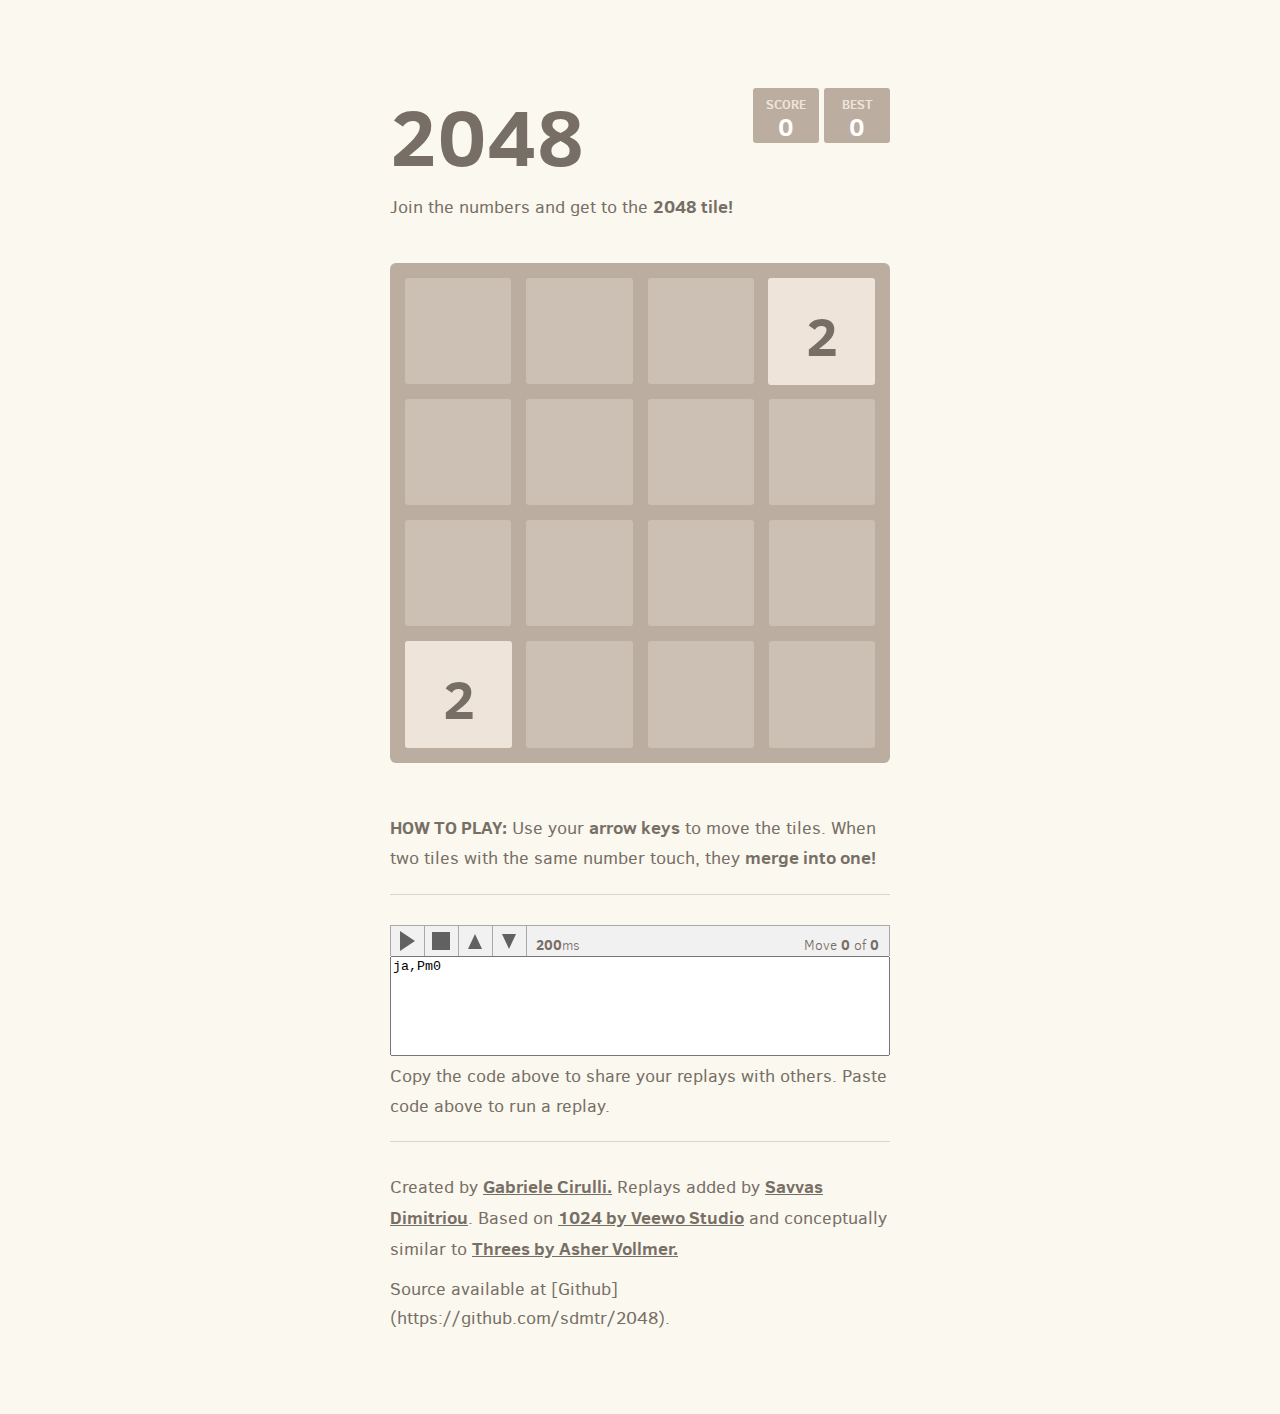
<file: 2048/index.html>
<!DOCTYPE html>
<html>
<head>
  <meta charset="utf-8">
  <title>2048</title>

  <link href="style/main.css" rel="stylesheet" type="text/css">
  <link rel="shortcut icon" href="favicon.ico">
  <link rel="apple-touch-icon" href="meta/apple-touch-icon.png">
  <meta name="apple-mobile-web-app-capable" content="yes">

  <meta name="HandheldFriendly" content="True">
  <meta name="MobileOptimized" content="320">
  <meta name="viewport" content="width=device-width, target-densitydpi=160dpi, initial-scale=1.0, maximum-scale=1, user-scalable=no, minimal-ui">
</head>
<body>
  <div class="container">
    <div class="heading">
      <h1 class="title">2048</h1>
      <div class="scores-container">
        <div class="score-container">0</div>
        <div class="best-container">0</div>
      </div>
    </div>
    <p class="game-intro">Join the numbers and get to the <strong>2048 tile!</strong></p>

    <div class="game-container">
      <div class="game-message">
        <p></p>
        <div class="lower">
          <a class="retry-button">Try again</a>
          <a class="replay-button">Replay</a>
        </div>
      </div>

      <div class="grid-container">
        <div class="grid-row">
          <div class="grid-cell"></div>
          <div class="grid-cell"></div>
          <div class="grid-cell"></div>
          <div class="grid-cell"></div>
        </div>
        <div class="grid-row">
          <div class="grid-cell"></div>
          <div class="grid-cell"></div>
          <div class="grid-cell"></div>
          <div class="grid-cell"></div>
        </div>
        <div class="grid-row">
          <div class="grid-cell"></div>
          <div class="grid-cell"></div>
          <div class="grid-cell"></div>
          <div class="grid-cell"></div>
        </div>
        <div class="grid-row">
          <div class="grid-cell"></div>
          <div class="grid-cell"></div>
          <div class="grid-cell"></div>
          <div class="grid-cell"></div>
        </div>
      </div>

      <div class="tile-container">

      </div>
    </div>

    <p class="game-explanation">
      <strong class="important">How to play:</strong> Use your <strong>arrow keys</strong> to move the tiles. When two tiles with the same number touch, they <strong>merge into one!</strong>
    </p>
    <hr>
    <div class="replay">
      <div class="controls untouchable clearfix">
        <div class="button play"><div></div></div>
        <div class="button pause"><div></div></div>
        <div class="button stop"><div></div></div>
        <div class="button faster"><div></div></div>
        <div class="button slower"><div></div></div>
        <div class="speed"><span>200</span>ms</div>
        <div class="count">Move <span class="current">0</span> of <span class="total">0</span></div>
      </div>
      <textarea></textarea>
      <p>Copy the code above to share your replays with others. Paste code above to run a replay.</p>
    </div>
    <hr>
    <p>
    Created by <a href="http://gabrielecirulli.com" target="_blank">Gabriele Cirulli.</a> Replays added by <a href="http://sdmtr.com" target="_blank">Savvas Dimitriou</a>. Based on <a href="https://itunes.apple.com/us/app/1024!/id823499224" target="_blank">1024 by Veewo Studio</a> and conceptually similar to <a href="http://asherv.com/threes/" target="_blank">Threes by Asher Vollmer.</a>
    </p>
    <p>
      Source available at [Github](https://github.com/sdmtr/2048).
    </p>
  </div>

  <script src="js/animframe_polyfill.js"></script>
  <script src="js/keyboard_input_manager.js"></script>
  <script src="js/html_actuator.js"></script>
  <script src="js/grid.js"></script>
  <script src="js/tile.js"></script>
  <script src="js/local_score_manager.js"></script>
  <script src="js/replay_manager.js"></script>
  <script src="js/game_manager.js"></script>
  <script src="js/application.js"></script>
</body>
</html>
</file>
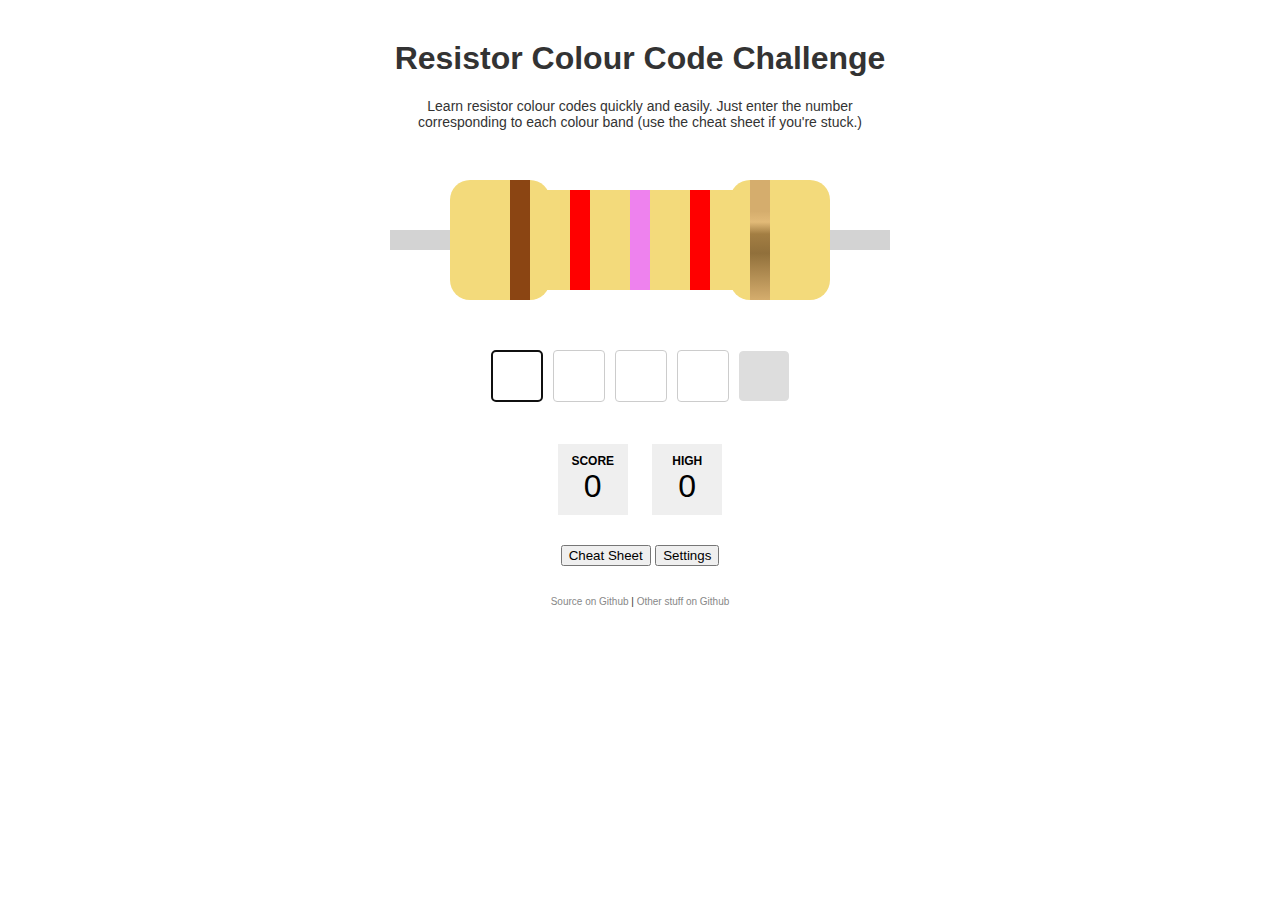
<file: rccc/index.html>
<!doctype html>

  <head>

    <meta name="viewport" content="width=device-width, initial-scale=0.7, maximum-scale=0.7, user-scalable=0"/>
    <meta charset="utf-8"/>

    <title>Resistor Colour Code Challenge</title>

    <style>
      * {
        transition: background-color .2s ease-in, border-color .2s ease-in;
      }

      body {
        text-align: center;
        margin-top: 40px;
        font-family: -apple-system,BlinkMacSystemFont,"Segoe UI",Roboto,Oxygen-Sans,Ubuntu,Cantarell,"Helvetica Neue",sans-serif;
      }

      input[type='number'] {
        -moz-appearance:textfield;
      }

      input::-webkit-outer-spin-button,
      input::-webkit-inner-spin-button {
        -webkit-appearance: none;
      }

      #resistor {
        margin: 0 auto;
        width: 340px;
        height: 100px;
        background-color: #f3da7b;
        position: relative;
      }

      #resistor::before {
        content: "";
        background-color: #f3da7b;
        height: 120px;
        width: 100px;
        float: left;
        border-radius: 20px;
        top: -10px;
        left: -20px;
        position: relative;
      }

      #resistor::after {
        content: "";
        background-color: #f3da7b;
        height: 120px;
        width: 100px;
        float: right;
        border-radius: 20px;
        top: -10px;
        right: -20px;
        position: relative;
      }

      #resistor .band {
        position: absolute;
        height: 100px;
        width: 20px;
        background-color: black;
        z-index: 999;
      }

      #resistor #band-1 {
        left: 40px;
        height: 120px;
        top: -10px;
      }

      #resistor #band-2 {
        left: 100px;
      }

      #resistor #band-3 {
        left: 160px;
      }

      #resistor #band-4 {
        left: 220px;
      }

      #resistor #band-5 {
        left: 280px;
        height: 120px;
        top: -10px;
        background-color: gold;
        background: linear-gradient(top, rgba(213,173,109,1) 0%, rgba(213,173,109,1) 26%, rgba(226,186,120,1) 35%, rgba(163,126,67,1) 45%, rgba(145,112,59,1) 61%, rgba(213,173,109,1) 100%);
        background: -webkit-linear-gradient(top, rgba(213,173,109,1) 0%, rgba(213,173,109,1) 26%, rgba(226,186,120,1) 35%, rgba(163,126,67,1) 45%, rgba(145,112,59,1) 61%, rgba(213,173,109,1) 100%);
        background: -moz-linear-gradient(top, rgba(213,173,109,1) 0%, rgba(213,173,109,1) 26%, rgba(226,186,120,1) 35%, rgba(163,126,67,1) 45%, rgba(145,112,59,1) 61%, rgba(213,173,109,1) 100%);
        background: -o-linear-gradient(top, rgba(213,173,109,1) 0%, rgba(213,173,109,1) 26%, rgba(226,186,120,1) 35%, rgba(163,126,67,1) 45%, rgba(145,112,59,1) 61%, rgba(213,173,109,1) 100%);
      }

      #resistor #legs {
        position: absolute;
        width: 500px;
        left: -80px;
        top: 40px;
        height: 20px;
        background-color: lightgrey;
        z-index: -1;
      }

      #resistor #value {
        position: absolute;
        width: 100%;
        z-index: 99999;
        font-size: 36px;
        top: 108px;
        display: none;
      }

      #resistor #value.correct {
        color: #25c125;
      }

      #resistor #value.incorrect {
        color: #e80606;
      }

      #answer {
        margin-top: 60px;
      }

      #answer .digit.correct {
        border-color: #25c125;
      }

      #answer .digit.incorrect {
        border-color: #e80606;
      }

      #answer .digit, #answer #result {
        border: 1px solid #ccc;
        width: 50px;
        height: 50px;
        border-radius: 4px;
        margin-right: 10px;
        padding: 0;
        text-align: center;
        font-size: 20px;
      }

      #answer #result {
        box-sizing: border-box;
        border: 1px solid #ddd;
        background-color: #ddd;
        display: inline-block;
        margin: 0;
        padding: 0;
        position: relative;
        top: -13px;
        font-family: "Times", "Times New Roman", "serif", "sans-serif", "EmojiSymbols"
      }

      #answer #result.incorrect {
        background-color: #e80606;
        border-color: #e80606;
      }

      #answer #result.correct {
        background-color: #25c125;
        border-color: #25c125;
      }

      #answer #result.correct::before {
        content: "✔";
        color: white;
        font-size: 25px;
        position: absolute;
        top: 9px;
        left: 14px;
      }

      #answer #result.incorrect::before {
        content: "✕";
        color: white;
        font-size: 25px;
        position: absolute;
        top: 9px;
        left: 14px;
      }

      #controls {
        margin-top: 30px;
      }

      #cheatsheet {
        margin-top: 30px;
        display: none;
      }

      #cheatsheet table {
        border: 1px solid #ccc;
        border-collapse: collapse;
        margin: 0 auto;
      }

      #cheatsheet table td {
        padding: 5px;
        text-align: center;
        border: 1px solid #333;
      }

      #cheatsheet table tbody tr td.irrelevant {
        background: repeating-linear-gradient(
          45deg,
          #ffcccc,
          #ffcccc 10px,
          #ffffff 10px,
          #ffffff 20px
        );
      }

      #cheatsheet table tbody tr:nth-child(1) {
        background-color: black;
        color: white;
      }

      #cheatsheet table tbody tr:nth-child(1) td {
        border-color: black;
      }

      #cheatsheet table tbody tr:nth-child(2) {
        background-color: saddlebrown;
        color: white;
      }

      #cheatsheet table tbody tr:nth-child(3) {
        background-color: red;
      }

      #cheatsheet table tbody tr:nth-child(4) {
        background-color: orange;
      }

      #cheatsheet table tbody tr:nth-child(5) {
        background-color: yellow;
      }

      #cheatsheet table tbody tr:nth-child(6) {
        background-color: green;
      }

      #cheatsheet table tbody tr:nth-child(7) {
        background-color: blue;
        color: white;
      }

      #cheatsheet table tbody tr:nth-child(8) {
        background-color: violet;
      }

      #cheatsheet table tbody tr:nth-child(9) {
        background-color: grey;
      }

      #cheatsheet table tbody tr:nth-child(11) {
        background-color: gold;
        background: linear-gradient(top, rgba(213,173,109,1) 0%, rgba(213,173,109,1) 26%, rgba(226,186,120,1) 35%, rgba(163,126,67,1) 45%, rgba(145,112,59,1) 61%, rgba(213,173,109,1) 100%);
        background: -webkit-linear-gradient(top, rgba(213,173,109,1) 0%, rgba(213,173,109,1) 26%, rgba(226,186,120,1) 35%, rgba(163,126,67,1) 45%, rgba(145,112,59,1) 61%, rgba(213,173,109,1) 100%);
        background: -moz-linear-gradient(top, rgba(213,173,109,1) 0%, rgba(213,173,109,1) 26%, rgba(226,186,120,1) 35%, rgba(163,126,67,1) 45%, rgba(145,112,59,1) 61%, rgba(213,173,109,1) 100%);
        background: -o-linear-gradient(top, rgba(213,173,109,1) 0%, rgba(213,173,109,1) 26%, rgba(226,186,120,1) 35%, rgba(163,126,67,1) 45%, rgba(145,112,59,1) 61%, rgba(213,173,109,1) 100%);
      }

      #cheatsheet table tbody tr:nth-child(12) {
        background-color: silver;
        background: linear-gradient(top, rgba(213,213,213,1) 0%, rgba(213,213,213,1) 26%, rgba(226,226,226,1) 35%, rgba(163,163,163,1) 45%, rgba(145,145,145,1) 61%, rgba(213,213,213,1) 100%);
        background: -webkit-linear-gradient(top, rgba(213,213,213,1) 0%, rgba(213,213,213,1) 26%, rgba(226,226,226,1) 35%, rgba(163,163,163,1) 45%, rgba(145,145,145,1) 61%, rgba(213,213,213,1) 100%);
        background: -moz-linear-gradient(top, rgba(213,213,213,1) 0%, rgba(213,213,213,1) 26%, rgba(226,226,226,1) 35%, rgba(163,163,163,1) 45%, rgba(145,145,145,1) 61%, rgba(213,213,213,1) 100%);
        background: -o-linear-gradient(top, rgba(213,213,213,1) 0%, rgba(213,213,213,1) 26%, rgba(226,226,226,1) 35%, rgba(163,163,163,1) 45%, rgba(145,145,145,1) 61%, rgba(213,213,213,1) 100%);
      }

      #settings {
        margin: 0 auto;
        margin-top: 30px;
        display: none;
        text-align: left;
      }

      #settings #waittime {
        width: 30px;
        text-align: center;
      }

      #scoreboard {
        margin: 0 auto;
        margin-top: 30px;
      }

      #scoreboard #score {
        display: inline-block;
        padding: 10px;
        margin-right: 20px;
        background-color: #efefef;
        font-size: 32px;
        min-width: 50px;
      }

      #scoreboard #score::before {
        content: "SCORE";
        font-weight: bold;
        font-size: 12px;
        display: block;
      }

      #scoreboard #high {
        display: inline-block;
        padding: 10px;
        background-color: #efefef;
        font-size: 32px;
        min-width: 50px;
      }

      #scoreboard #high::before {
        content: "HIGH";
        font-weight: bold;
        font-size: 12px;
        display: block;
      }

      #footer {
        font-size: 10px;
        color: #333;
        margin-top: 30px;
      }

      #footer a {
        color: #888;
        text-decoration: none;
      }

      #footer a:hover {
        text-decoration: underline;
      }

      h1, h2 {
        color: #333;
      }

      h2 {
        font-size: 14px;
        font-weight: normal;
        margin: 0 auto;
        width: 480px;
        margin-bottom: 60px;
      }
    </style>
  </head>

  <html>

    <h1>Resistor Colour Code Challenge</h1>
    <h2>Learn resistor colour codes quickly and easily. Just enter the number corresponding to each colour band (use the cheat sheet if you're stuck.)</h2>

    <div id="resistor">
      <div id="legs"></div>
      <div class="band" id="band-1"></div>
      <div class="band" id="band-2"></div>
      <div class="band" id="band-3"></div>
      <div class="band" id="band-4"></div>
      <div class="band" id="band-5"></div>
      <div id="value"></div>
    </div>

    <div id="answer">
      <input type="number" onfocus="this.select();" onkeypress="return event.charCode >= 48 && event.charCode <= 57" class="digit" data-digit="1" id="digit-1"><input type="number" onfocus="this.select();" onkeypress="return event.charCode >= 48 && event.charCode <= 57" class="digit" data-digit="2" id="digit-2"><input type="number" onfocus="this.select();" onkeypress="return event.charCode >= 48 && event.charCode <= 57" class="digit" data-digit="3" id="digit-3"><input type="number" onfocus="this.select();" onkeypress="return event.charCode >= 48 && event.charCode <= 57" class="digit" data-digit="4" id="digit-4"><div id="result">&nbsp;</div>
    </div>

    <div id="scoreboard">
      <div id="score">
        <span id="scorespan">0</span>
      </div>

      <div id="high">
        <span id="highspan">0</span>
      </div>
      
    </div>

    <div id="controls">
      <button id="toggle-cheats">Cheat Sheet</button> <button id="toggle-settings">Settings</button>
    </div>

    <div id="cheatsheet">
      <table>
        <thead><tr><td>Color</td><td>1st Band</td><td>2nd Band</td><td>3rd Band</td><td>Multiplier</td><td>Tolerance</td></tr></thead>
        <tbody>
          <tr><td>Black</td><td>0</td><td>0</td><td>0</td><td>1Ω</td><td class="irrelevant"></td></tr>
          <tr><td>Brown</td><td>1</td><td>1</td><td>1</td><td>10Ω</td><td>± 1% (F)</td></tr>
          <tr><td>Red</td><td>2</td><td>2</td><td>2</td><td>100Ω</td><td>± 2% (G)</td></tr>
          <tr><td>Orange</td><td>3</td><td>3</td><td>3</td><td>1kΩ</td><td class="irrelevant"></td></tr>
          <tr><td>Yellow</td><td>4</td><td>4</td><td>4</td><td>10kΩ</td><td class="irrelevant"></td></tr>
          <tr><td>Green</td><td>5</td><td>5</td><td>5</td><td>100kΩ</td><td>± 0.5% (D)</td></tr>
          <tr><td>Blue</td><td>6</td><td>6</td><td>6</td><td>1MΩ</td><td>± 0.25% (C)</td></tr>
          <tr><td>Violet</td><td>7</td><td>7</td><td>7</td><td>10MΩ</td><td>± 0.10% (B)</td></tr>
          <tr><td>Grey</td><td>8</td><td>8</td><td>8</td><td class="irrelevant"></td><td>± 0.05%</td></tr>
          <tr><td>White</td><td>9</td><td>9</td><td>9</td><td class="irrelevant"></td><td class="irrelevant"></td></tr>
          <tr><td>Gold</td><td class="irrelevant"></td><td class="irrelevant"></td><td class="irrelevant"></td><td>0.1Ω</td><td>± 5% (J)</td></tr>
          <tr><td>Silver</td><td class="irrelevant"></td><td class="irrelevant"></td><td class="irrelevant"></td><td>0.01Ω</td><td>± 10% (K)</td></tr>
        </tbody>
      </table>
    </div>

    <div id="settings">
      &middot; <label for="playsounds"><input type="checkbox" id="playsounds" checked=checked> Play sounds</label><br>
      &middot;  Wait <input type="text" value="2" maxlength=3 id="waittime" onfocus="this.select();" onkeypress="return event.charCode >= 48 && event.charCode <= 57"> seconds before resetting game<br>
      &middot;  <button id="reset">Reset</button> high score
    </div>

    <div id="footer">
      <a href="https://github.com/sdmtr/Resistor-Colour-Code-Challenge">Source on Github</a> | <a href="https://github.com/sdmtr">Other stuff on Github</a>
    </div>

    <script>
      (function() {
        var $ = function(id) { return document.getElementById(id); };
        var waittime = (window.localStorage.getItem('waittime') === null) ? 2 : window.localStorage.getItem('waittime');
        $('waittime').value = waittime;

        var sounds = (window.localStorage.getItem('sounds') === "false") ? false : true;
        $('playsounds').checked = sounds;

        var score = 0, streak = 0;
        var high = window.localStorage.getItem('high') || 0;
        $('highspan').innerText = high;

        var colors = ['black', 'saddlebrown', 'red', 'orange', 'yellow', 'green', 'blue', 'violet', 'grey', 'white', 'gold', 'silver'];
        var series = [1.00 , 1.05 , 1.10, 1.15 , 1.21 , 1.27, 1.33 , 1.40 , 1.47, 1.54 , 1.62 , 1.69, 1.78 , 1.87 , 1.96, 2.05 ,
            2.15 , 2.26, 2.37 , 2.49 , 2.61, 2.74 , 2.87 , 3.01, 3.16 , 3.32 , 3.48, 3.65 , 3.83 , 4.02, 4.22 , 4.42 ,
            4.64, 4.87 , 5.11 , 5.36, 5.62 , 5.90 , 6.19, 6.49 , 6.81 , 7.15, 7.50 , 7.87 , 8.25, 8.66 , 9.09 , 9.53 ]; //E48 Series
        var band1, band2, band3, band4;
        
        var digits = document.getElementsByClassName('digit');

        var handleInput = function(e) {
          var digit = this.getAttribute("data-digit");
          var value = this.value;
          if ((digit < 4) && value) digits[digit].focus();

          if ((digit == 4) && value) {
            document.activeElement.blur();
            $('digit-1').className += ($('digit-1').value == band1) ? ' correct' : ' incorrect'
            $('digit-2').className += ($('digit-2').value == band2) ? ' correct' : ' incorrect'
            $('digit-3').className += ($('digit-3').value == band3) ? ' correct' : ' incorrect'
            $('digit-4').className += ($('digit-4').value == band4) ? ' correct' : ' incorrect'
            $('digit-1').disabled = true;
            $('digit-2').disabled = true;
            $('digit-3').disabled = true;
            $('digit-4').disabled = true;

            if (document.getElementsByClassName('incorrect').length) {
              $('value').className = 'incorrect';
              $('result').className += " incorrect";
              if (sounds) {
                note(249,100,'triangle');
                note(209,100,'triangle');
              }
              streak = 0;
              score = 0;
            } else {
              $('value').className = 'correct';
              $('result').className += " correct";
              if (sounds) {
                note(987,100,'sine');
                note(1245,100,'sine');
              }
              score++;
              streak++
              if (streak > high) high = streak;
              window.localStorage.setItem('high', high);
            }
            setTimeout(function() { reset(); }, waittime * 1000);
            $('scorespan').innerText = score;
            $('highspan').innerText = high;
            $('value').style.display = 'block';
          }
        };

        for (var i=0; i<digits.length; i++) {
          digits[i].addEventListener('input', handleInput, false);
          digits[i].addEventListener('keydown', function (e) {
            // prevent tabbing out of the input (but not shift-tabbing) if the input is empty
            var isShift = !!window.event.shiftKey;
            var value = this.value;
            if (e.which == 9 && !isShift && !value) e.preventDefault();
          });
        }

        $('toggle-cheats').addEventListener('click', function() {
          $('cheatsheet').style.display = ($('cheatsheet').style.display == 'block') ? 'none' : 'block';
          $('settings').style.display = 'none';
        }, false);

        $('toggle-settings').addEventListener('click', function() {
          $('settings').style.display = ($('settings').style.display == 'inline-block') ? 'none' : 'inline-block';
          $('cheatsheet').style.display = 'none';
        }, false);

        $('playsounds').addEventListener('change', function() {
          sounds = this.checked;
          window.localStorage.setItem('sounds', this.checked);
        }, false); 

        $('waittime').addEventListener('blur', function() {
          waittime = parseInt(this.value);
          window.localStorage.setItem('waittime', waittime);
        }, false);

        $('reset').addEventListener('click', function() {
          high = 0;
          window.localStorage.setItem('high', 0);
          $('highspan').innerText = high;
        }, false);

        // let's do this thing
        generateCode();

        function reset() {
          for (var i=0; i<digits.length; i++) {
            digits[i].className="digit";
            digits[i].value = '';
          }
          $('result').className = "";
          generateCode();
        }

        function generateCode() {
          var power = Math.round(Math.random()*5) + 2;
          var value = Math.round(series[Math.floor(Math.random()*series.length)] * Math.pow(10, power));

          band1 = +(''+value)[0];
          band2 = +(''+value)[1];
          band3 = +(''+value)[2];
          band4 = power - 2;

          $('band-1').style.backgroundColor = colors[band1];
          $('band-2').style.backgroundColor = colors[band2];
          $('band-3').style.backgroundColor = colors[band3];
          $('band-4').style.backgroundColor = colors[band4];

          $('value').style.display = 'none';
          $('value').className = 'none';
          $('value').innerText = formatResistance(value);

          $('digit-1').disabled = false;
          $('digit-2').disabled = false;
          $('digit-3').disabled = false;
          $('digit-4').disabled = false;

          $('digit-1').focus();
        }

        function formatResistance(value, precision) {
          if (value == 0) return "0Ω";
          var divisions = 1000;
          var precision = precision || 2;
          var units = ["","k","M"];
          var f = Math.floor(Math.log(value)/Math.log(divisions));
          return parseFloat((value / Math.pow(divisions,f)).toFixed(precision)) + units[f] + "Ω";
        }

        var audio = new (window.AudioContext || window.webkitAudioContext)();
        function note(f, d, w) {
          var oscillator = audio.createOscillator();
          var gain = audio.createGain();
          gain.gain.value = 0.1;
          oscillator.connect(gain);
          gain.connect(audio.destination);
          oscillator.type = w;
          oscillator.frequency.value = f;
          oscillator.start();
          setTimeout(function() { oscillator.stop(); }, d);
        }
      })();
    </script>

  </html>

</html>
</file>
<file: 2048/style/main.css>
@import url(fonts/clear-sans.css);

/* good old clearfix */
.clearfix:after {
     visibility: hidden;
     display: block;
     font-size: 0;
     content: " ";
     clear: both;
     height: 0;
     }
.clearfix { display: inline-block; }
/* start commented backslash hack \*/
* html .clearfix { height: 1%; }
.clearfix { display: block; }
/* close commented backslash hack */

.untouchable {
  -webkit-touch-callout: none;
  -webkit-user-select: none;
  -khtml-user-select: none;
  -moz-user-select: none;
  -ms-user-select: none;
  user-select: none;
}

html, body {
  margin: 0;
  padding: 0;
  background: #faf8ef;
  color: #776e65;
  font-family: "Clear Sans", "Helvetica Neue", Arial, sans-serif;
  font-size: 18px; }

body {
  margin: 80px 0; }

.heading:after {
  content: "";
  display: block;
  clear: both; }

h1.title {
  font-size: 80px;
  font-weight: bold;
  margin: 0;
  display: block;
  float: left; }

@-webkit-keyframes move-up {
  0% {
    top: 25px;
    opacity: 1; }

  100% {
    top: -50px;
    opacity: 0; } }

@-moz-keyframes move-up {
  0% {
    top: 25px;
    opacity: 1; }

  100% {
    top: -50px;
    opacity: 0; } }

@keyframes move-up {
  0% {
    top: 25px;
    opacity: 1; }

  100% {
    top: -50px;
    opacity: 0; } }

.scores-container {
  float: right;
  text-align: right; }

.score-container, .best-container {
  position: relative;
  display: inline-block;
  background: #bbada0;
  padding: 15px 25px;
  font-size: 25px;
  height: 25px;
  line-height: 47px;
  font-weight: bold;
  border-radius: 3px;
  color: white;
  margin-top: 8px;
  text-align: center; }
  .score-container:after, .best-container:after {
    position: absolute;
    width: 100%;
    top: 10px;
    left: 0;
    text-transform: uppercase;
    font-size: 13px;
    line-height: 13px;
    text-align: center;
    color: #eee4da; }
  .score-container .score-addition, .best-container .score-addition {
    position: absolute;
    right: 30px;
    color: red;
    font-size: 25px;
    line-height: 25px;
    font-weight: bold;
    color: rgba(119, 110, 101, 0.9);
    z-index: 100;
    -webkit-animation: move-up 600ms ease-in;
    -moz-animation: move-up 600ms ease-in;
    animation: move-up 600ms ease-in;
    -webkit-animation-fill-mode: both;
    -moz-animation-fill-mode: both;
    animation: both; }

.score-container:after {
  content: "Score"; }

.best-container:after {
  content: "Best"; }

p {
  margin-top: 0;
  margin-bottom: 10px;
  line-height: 1.65; }

a {
  color: #776e65;
  font-weight: bold;
  text-decoration: underline;
  cursor: pointer; }

strong.important {
  text-transform: uppercase; }

hr {
  border: none;
  border-bottom: 1px solid #d8d4d0;
  margin-top: 20px;
  margin-bottom: 30px; }

.container {
  width: 500px;
  margin: 0 auto; }

@-webkit-keyframes fade-in {
  0% {
    opacity: 0; }

  100% {
    opacity: 1; } }

@-moz-keyframes fade-in {
  0% {
    opacity: 0; }

  100% {
    opacity: 1; } }

@keyframes fade-in {
  0% {
    opacity: 0; }

  100% {
    opacity: 1; } }

.game-container {
  margin-top: 40px;
  position: relative;
  padding: 15px;
  cursor: default;
  -webkit-touch-callout: none;
  -webkit-user-select: none;
  -moz-user-select: none;
  background: #bbada0;
  border-radius: 6px;
  width: 500px;
  height: 500px;
  -webkit-box-sizing: border-box;
  -moz-box-sizing: border-box;
  box-sizing: border-box; }
  .game-container .game-message {
    display: none;
    position: absolute;
    top: 0;
    right: 0;
    bottom: 0;
    left: 0;
    background: rgba(238, 228, 218, 0.5);
    z-index: 100;
    text-align: center;
    -webkit-animation: fade-in 800ms ease 1200ms;
    -moz-animation: fade-in 800ms ease 1200ms;
    animation: fade-in 800ms ease 1200ms;
    -webkit-animation-fill-mode: both;
    -moz-animation-fill-mode: both;
    animation: both; }
    .game-container .game-message p {
      font-size: 60px;
      font-weight: bold;
      height: 60px;
      line-height: 60px;
      margin-top: 222px; }
    .game-container .game-message .lower {
      display: block;
      margin-top: 59px; }
    .game-container .game-message a {
      display: inline-block;
      background: #8f7a66;
      border-radius: 3px;
      padding: 0 20px;
      text-decoration: none;
      color: #f9f6f2;
      height: 40px;
      line-height: 42px;
      margin-left: 9px; }
    .game-container .game-message.game-won {
      background: rgba(237, 194, 46, 0.5);
      color: #f9f6f2; }
    .game-container .game-message.game-won, .game-container .game-message.game-over {
      display: block; }

.grid-container {
  position: absolute;
  z-index: 1; }

.grid-row {
  margin-bottom: 15px; }
  .grid-row:last-child {
    margin-bottom: 0; }
  .grid-row:after {
    content: "";
    display: block;
    clear: both; }

.grid-cell {
  width: 106.25px;
  height: 106.25px;
  margin-right: 15px;
  float: left;
  border-radius: 3px;
  background: rgba(238, 228, 218, 0.35); }
  .grid-cell:last-child {
    margin-right: 0; }

.tile-container {
  position: absolute;
  z-index: 2; }

.tile, .tile .tile-inner {
  width: 107px;
  height: 107px;
  line-height: 116.25px; }
.tile.tile-position-1-1 {
  -webkit-transform: translate(0px, 0px);
  -moz-transform: translate(0px, 0px);
  transform: translate(0px, 0px); }
.tile.tile-position-1-2 {
  -webkit-transform: translate(0px, 121px);
  -moz-transform: translate(0px, 121px);
  transform: translate(0px, 121px); }
.tile.tile-position-1-3 {
  -webkit-transform: translate(0px, 242px);
  -moz-transform: translate(0px, 242px);
  transform: translate(0px, 242px); }
.tile.tile-position-1-4 {
  -webkit-transform: translate(0px, 363px);
  -moz-transform: translate(0px, 363px);
  transform: translate(0px, 363px); }
.tile.tile-position-2-1 {
  -webkit-transform: translate(121px, 0px);
  -moz-transform: translate(121px, 0px);
  transform: translate(121px, 0px); }
.tile.tile-position-2-2 {
  -webkit-transform: translate(121px, 121px);
  -moz-transform: translate(121px, 121px);
  transform: translate(121px, 121px); }
.tile.tile-position-2-3 {
  -webkit-transform: translate(121px, 242px);
  -moz-transform: translate(121px, 242px);
  transform: translate(121px, 242px); }
.tile.tile-position-2-4 {
  -webkit-transform: translate(121px, 363px);
  -moz-transform: translate(121px, 363px);
  transform: translate(121px, 363px); }
.tile.tile-position-3-1 {
  -webkit-transform: translate(242px, 0px);
  -moz-transform: translate(242px, 0px);
  transform: translate(242px, 0px); }
.tile.tile-position-3-2 {
  -webkit-transform: translate(242px, 121px);
  -moz-transform: translate(242px, 121px);
  transform: translate(242px, 121px); }
.tile.tile-position-3-3 {
  -webkit-transform: translate(242px, 242px);
  -moz-transform: translate(242px, 242px);
  transform: translate(242px, 242px); }
.tile.tile-position-3-4 {
  -webkit-transform: translate(242px, 363px);
  -moz-transform: translate(242px, 363px);
  transform: translate(242px, 363px); }
.tile.tile-position-4-1 {
  -webkit-transform: translate(363px, 0px);
  -moz-transform: translate(363px, 0px);
  transform: translate(363px, 0px); }
.tile.tile-position-4-2 {
  -webkit-transform: translate(363px, 121px);
  -moz-transform: translate(363px, 121px);
  transform: translate(363px, 121px); }
.tile.tile-position-4-3 {
  -webkit-transform: translate(363px, 242px);
  -moz-transform: translate(363px, 242px);
  transform: translate(363px, 242px); }
.tile.tile-position-4-4 {
  -webkit-transform: translate(363px, 363px);
  -moz-transform: translate(363px, 363px);
  transform: translate(363px, 363px); }

.tile {
  position: absolute;
  -webkit-transition: 100ms ease-in-out;
  -moz-transition: 100ms ease-in-out;
  transition: 100ms ease-in-out;
  -webkit-transition-property: -webkit-transform;
  -moz-transition-property: -moz-transform;
  transition-property: transform; }
  .tile .tile-inner {
    border-radius: 3px;
    background: #eee4da;
    text-align: center;
    font-weight: bold;
    z-index: 10;
    font-size: 55px; }
  .tile.tile-2 .tile-inner {
    background: #eee4da;
    box-shadow: 0 0 30px 10px rgba(243, 215, 116, 0), inset 0 0 0 1px rgba(255, 255, 255, 0); }
  .tile.tile-4 .tile-inner {
    background: #ede0c8;
    box-shadow: 0 0 30px 10px rgba(243, 215, 116, 0), inset 0 0 0 1px rgba(255, 255, 255, 0); }
  .tile.tile-8 .tile-inner {
    color: #f9f6f2;
    background: #f2b179; }
  .tile.tile-16 .tile-inner {
    color: #f9f6f2;
    background: #f59563; }
  .tile.tile-32 .tile-inner {
    color: #f9f6f2;
    background: #f67c5f; }
  .tile.tile-64 .tile-inner {
    color: #f9f6f2;
    background: #f65e3b; }
  .tile.tile-128 .tile-inner {
    color: #f9f6f2;
    background: #edcf72;
    box-shadow: 0 0 30px 10px rgba(243, 215, 116, 0.2381), inset 0 0 0 1px rgba(255, 255, 255, 0.14286);
    font-size: 45px; }
    @media screen and (max-width: 480px) {
      .tile.tile-128 .tile-inner {
        font-size: 25px; } }
  .tile.tile-256 .tile-inner {
    color: #f9f6f2;
    background: #edcc61;
    box-shadow: 0 0 30px 10px rgba(243, 215, 116, 0.31746), inset 0 0 0 1px rgba(255, 255, 255, 0.19048);
    font-size: 45px; }
    @media screen and (max-width: 480px) {
      .tile.tile-256 .tile-inner {
        font-size: 25px; } }
  .tile.tile-512 .tile-inner {
    color: #f9f6f2;
    background: #edc850;
    box-shadow: 0 0 30px 10px rgba(243, 215, 116, 0.39683), inset 0 0 0 1px rgba(255, 255, 255, 0.2381);
    font-size: 45px; }
    @media screen and (max-width: 480px) {
      .tile.tile-512 .tile-inner {
        font-size: 25px; } }
  .tile.tile-1024 .tile-inner {
    color: #f9f6f2;
    background: #edc53f;
    box-shadow: 0 0 30px 10px rgba(243, 215, 116, 0.47619), inset 0 0 0 1px rgba(255, 255, 255, 0.28571);
    font-size: 35px; }
    @media screen and (max-width: 480px) {
      .tile.tile-1024 .tile-inner {
        font-size: 15px; } }
  .tile.tile-2048 .tile-inner {
    color: #f9f6f2;
    background: #edc22e;
    box-shadow: 0 0 30px 10px rgba(243, 215, 116, 0.55556), inset 0 0 0 1px rgba(255, 255, 255, 0.33333);
    font-size: 35px; }
    @media screen and (max-width: 480px) {
      .tile.tile-2048 .tile-inner {
        font-size: 15px; } }

@-webkit-keyframes appear {
  0% {
    opacity: 0;
    -webkit-transform: scale(0);
    -moz-transform: scale(0);
    transform: scale(0); }

  100% {
    opacity: 1;
    -webkit-transform: scale(1);
    -moz-transform: scale(1);
    transform: scale(1); } }

@-moz-keyframes appear {
  0% {
    opacity: 0;
    -webkit-transform: scale(0);
    -moz-transform: scale(0);
    transform: scale(0); }

  100% {
    opacity: 1;
    -webkit-transform: scale(1);
    -moz-transform: scale(1);
    transform: scale(1); } }

@keyframes appear {
  0% {
    opacity: 0;
    -webkit-transform: scale(0);
    -moz-transform: scale(0);
    transform: scale(0); }

  100% {
    opacity: 1;
    -webkit-transform: scale(1);
    -moz-transform: scale(1);
    transform: scale(1); } }

.tile-new .tile-inner {
  -webkit-animation: appear 200ms ease 100ms;
  -moz-animation: appear 200ms ease 100ms;
  animation: appear 200ms ease 100ms;
  -webkit-animation-fill-mode: backwards;
  -moz-animation-fill-mode: backwards;
  animation: backwards; }

@-webkit-keyframes pop {
  0% {
    -webkit-transform: scale(0);
    -moz-transform: scale(0);
    transform: scale(0); }

  50% {
    -webkit-transform: scale(1.2);
    -moz-transform: scale(1.2);
    transform: scale(1.2); }

  100% {
    -webkit-transform: scale(1);
    -moz-transform: scale(1);
    transform: scale(1); } }

@-moz-keyframes pop {
  0% {
    -webkit-transform: scale(0);
    -moz-transform: scale(0);
    transform: scale(0); }

  50% {
    -webkit-transform: scale(1.2);
    -moz-transform: scale(1.2);
    transform: scale(1.2); }

  100% {
    -webkit-transform: scale(1);
    -moz-transform: scale(1);
    transform: scale(1); } }

@keyframes pop {
  0% {
    -webkit-transform: scale(0);
    -moz-transform: scale(0);
    transform: scale(0); }

  50% {
    -webkit-transform: scale(1.2);
    -moz-transform: scale(1.2);
    transform: scale(1.2); }

  100% {
    -webkit-transform: scale(1);
    -moz-transform: scale(1);
    transform: scale(1); } }

.tile-merged .tile-inner {
  z-index: 20;
  -webkit-animation: pop 200ms ease 100ms;
  -moz-animation: pop 200ms ease 100ms;
  animation: pop 200ms ease 100ms;
  -webkit-animation-fill-mode: backwards;
  -moz-animation-fill-mode: backwards;
  animation: backwards; }

.game-intro {
  margin-bottom: 0; }

.game-explanation {
  margin-top: 50px; }

.replay textarea {
  width: 100%;
  height: 100px;
  box-sizing: border-box;
  -moz-box-sizing: border-box;
  resize: none;
  outline: none;
}

.replay textarea:focus {
  border: 1px solid red;
}

.replay .controls {
  width: 100%;
  margin-bottom: 0;
  border: 1px solid darkgray;
  border-bottom: 0;
  background-color: #f1f1f1;
  box-sizing: border-box;
}

.replay .controls .count, .replay .controls .speed {
  float: right;
  font-size: 14px;
  font-weight: 300;
  margin: 9px 10px 0 0;
}

.replay .controls .speed {
  margin: 9px 10px 0 9px; 
}

.replay .controls .count span, .replay .controls .speed span {
  font-weight: 600;
}

.replay .controls .speed {
  float: left;
}

.replay .controls .button {
  border-right: 1px solid darkgray;
  padding: 5px 9px;
  width: 15px;
  float: left;
}

.replay .controls .button.play:active, .replay .controls .button.pause:active, .replay .controls .button.stop:active, .replay .controls .button.faster:active, .replay .controls .button.slower:active {
  background-color: #555;
}

.replay .controls .button.play div {
  width: 0;
  height: 0;
  border-top: 10px solid transparent;
  border-bottom: 10px solid transparent;
  border-left: 15px solid #616161;
}

.replay .controls .button.pause {
  display: none;
}

.replay .controls .button.pause div {
  width: 0;
  height: 0;
  border-left: 6px solid #616161;
  border-right: 6px solid #616161;
  padding-top: 20px;
  padding-left: 3px;
}

.replay .controls .button.pause.active div {
  border-color: #0070FF !important;
}

.replay .controls .button.stop div {
  width: 0;
  height: 0;
  border: 9px solid #616161;
  margin: 1px -2px;
}

.replay .controls .button:hover {
  background-color: darkgray;
}

.replay .controls .button:hover.play div {
  border-left-color: #fff;
}

.replay .controls .button:hover.pause div {
  border-color: #fff;
}

.replay .controls .button:hover.stop div {
  border-color: #fff;
}

.replay .controls .button.faster div {
  width: 0;
  height: 0;
  border-left: 7px solid transparent;
  border-right: 7px solid transparent;
  border-bottom: 15px solid #616161;
  top: -2px;
  position: relative;
  padding-bottom: 5px;
}

.replay .controls .button.slower div {
  width: 0;
  height: 0;
  border-left: 7px solid transparent;
  border-right: 7px solid transparent;
  border-top: 15px solid #616161;
  top: 3px;
  position: relative;
  padding-top: 5px;
}

.replay .controls .button:hover.faster div {
  border-bottom: 15px solid #fff;
}

.replay .controls .button:hover.slower div {
  border-top: 15px solid #fff;
}

@media screen and (max-width: 480px) {
  html, body {
    font-size: 15px; }

  body {
    margin: 20px 0;
    padding: 0 20px; }

  h1.title {
    font-size: 27px;
    margin-top: 15px; }

  .container {
    width: 280px;
    margin: 0 auto; }

  .score-container, .best-container {
    margin-top: 0;
    padding: 15px 10px;
    min-width: 40px; }

  .heading {
    margin-bottom: 10px; }

  .game-container {
    margin-top: 40px;
    position: relative;
    padding: 10px;
    cursor: default;
    -webkit-touch-callout: none;
    -webkit-user-select: none;
    -moz-user-select: none;
    background: #bbada0;
    border-radius: 6px;
    width: 280px;
    height: 280px;
    -webkit-box-sizing: border-box;
    -moz-box-sizing: border-box;
    box-sizing: border-box; }
    .game-container .game-message {
      display: none;
      position: absolute;
      top: 0;
      right: 0;
      bottom: 0;
      left: 0;
      background: rgba(238, 228, 218, 0.5);
      z-index: 100;
      text-align: center;
      -webkit-animation: fade-in 800ms ease 1200ms;
      -moz-animation: fade-in 800ms ease 1200ms;
      animation: fade-in 800ms ease 1200ms;
      -webkit-animation-fill-mode: both;
      -moz-animation-fill-mode: both;
      animation: both; }
      .game-container .game-message p {
        font-size: 60px;
        font-weight: bold;
        height: 60px;
        line-height: 60px;
        margin-top: 222px; }
      .game-container .game-message .lower {
        display: block;
        margin-top: 59px; }
      .game-container .game-message a {
        display: inline-block;
        background: #8f7a66;
        border-radius: 3px;
        padding: 0 20px;
        text-decoration: none;
        color: #f9f6f2;
        height: 40px;
        line-height: 42px;
        margin-left: 9px; }
      .game-container .game-message.game-won {
        background: rgba(237, 194, 46, 0.5);
        color: #f9f6f2; }
      .game-container .game-message.game-won, .game-container .game-message.game-over {
        display: block; }

  .grid-container {
    position: absolute;
    z-index: 1; }

  .grid-row {
    margin-bottom: 10px; }
    .grid-row:last-child {
      margin-bottom: 0; }
    .grid-row:after {
      content: "";
      display: block;
      clear: both; }

  .grid-cell {
    width: 57.5px;
    height: 57.5px;
    margin-right: 10px;
    float: left;
    border-radius: 3px;
    background: rgba(238, 228, 218, 0.35); }
    .grid-cell:last-child {
      margin-right: 0; }

  .tile-container {
    position: absolute;
    z-index: 2; }

  .tile, .tile .tile-inner {
    width: 58px;
    height: 58px;
    line-height: 67.5px; }
  .tile.tile-position-1-1 {
    -webkit-transform: translate(0px, 0px);
    -moz-transform: translate(0px, 0px);
    transform: translate(0px, 0px); }
  .tile.tile-position-1-2 {
    -webkit-transform: translate(0px, 67px);
    -moz-transform: translate(0px, 67px);
    transform: translate(0px, 67px); }
  .tile.tile-position-1-3 {
    -webkit-transform: translate(0px, 135px);
    -moz-transform: translate(0px, 135px);
    transform: translate(0px, 135px); }
  .tile.tile-position-1-4 {
    -webkit-transform: translate(0px, 202px);
    -moz-transform: translate(0px, 202px);
    transform: translate(0px, 202px); }
  .tile.tile-position-2-1 {
    -webkit-transform: translate(67px, 0px);
    -moz-transform: translate(67px, 0px);
    transform: translate(67px, 0px); }
  .tile.tile-position-2-2 {
    -webkit-transform: translate(67px, 67px);
    -moz-transform: translate(67px, 67px);
    transform: translate(67px, 67px); }
  .tile.tile-position-2-3 {
    -webkit-transform: translate(67px, 135px);
    -moz-transform: translate(67px, 135px);
    transform: translate(67px, 135px); }
  .tile.tile-position-2-4 {
    -webkit-transform: translate(67px, 202px);
    -moz-transform: translate(67px, 202px);
    transform: translate(67px, 202px); }
  .tile.tile-position-3-1 {
    -webkit-transform: translate(135px, 0px);
    -moz-transform: translate(135px, 0px);
    transform: translate(135px, 0px); }
  .tile.tile-position-3-2 {
    -webkit-transform: translate(135px, 67px);
    -moz-transform: translate(135px, 67px);
    transform: translate(135px, 67px); }
  .tile.tile-position-3-3 {
    -webkit-transform: translate(135px, 135px);
    -moz-transform: translate(135px, 135px);
    transform: translate(135px, 135px); }
  .tile.tile-position-3-4 {
    -webkit-transform: translate(135px, 202px);
    -moz-transform: translate(135px, 202px);
    transform: translate(135px, 202px); }
  .tile.tile-position-4-1 {
    -webkit-transform: translate(202px, 0px);
    -moz-transform: translate(202px, 0px);
    transform: translate(202px, 0px); }
  .tile.tile-position-4-2 {
    -webkit-transform: translate(202px, 67px);
    -moz-transform: translate(202px, 67px);
    transform: translate(202px, 67px); }
  .tile.tile-position-4-3 {
    -webkit-transform: translate(202px, 135px);
    -moz-transform: translate(202px, 135px);
    transform: translate(202px, 135px); }
  .tile.tile-position-4-4 {
    -webkit-transform: translate(202px, 202px);
    -moz-transform: translate(202px, 202px);
    transform: translate(202px, 202px); }

  .game-container {
    margin-top: 20px; }

  .tile .tile-inner {
    font-size: 35px; }

  .game-message p {
    font-size: 30px !important;
    height: 30px !important;
    line-height: 30px !important;
    margin-top: 90px !important; }
  .game-message .lower {
    margin-top: 30px !important; } }
</file>
